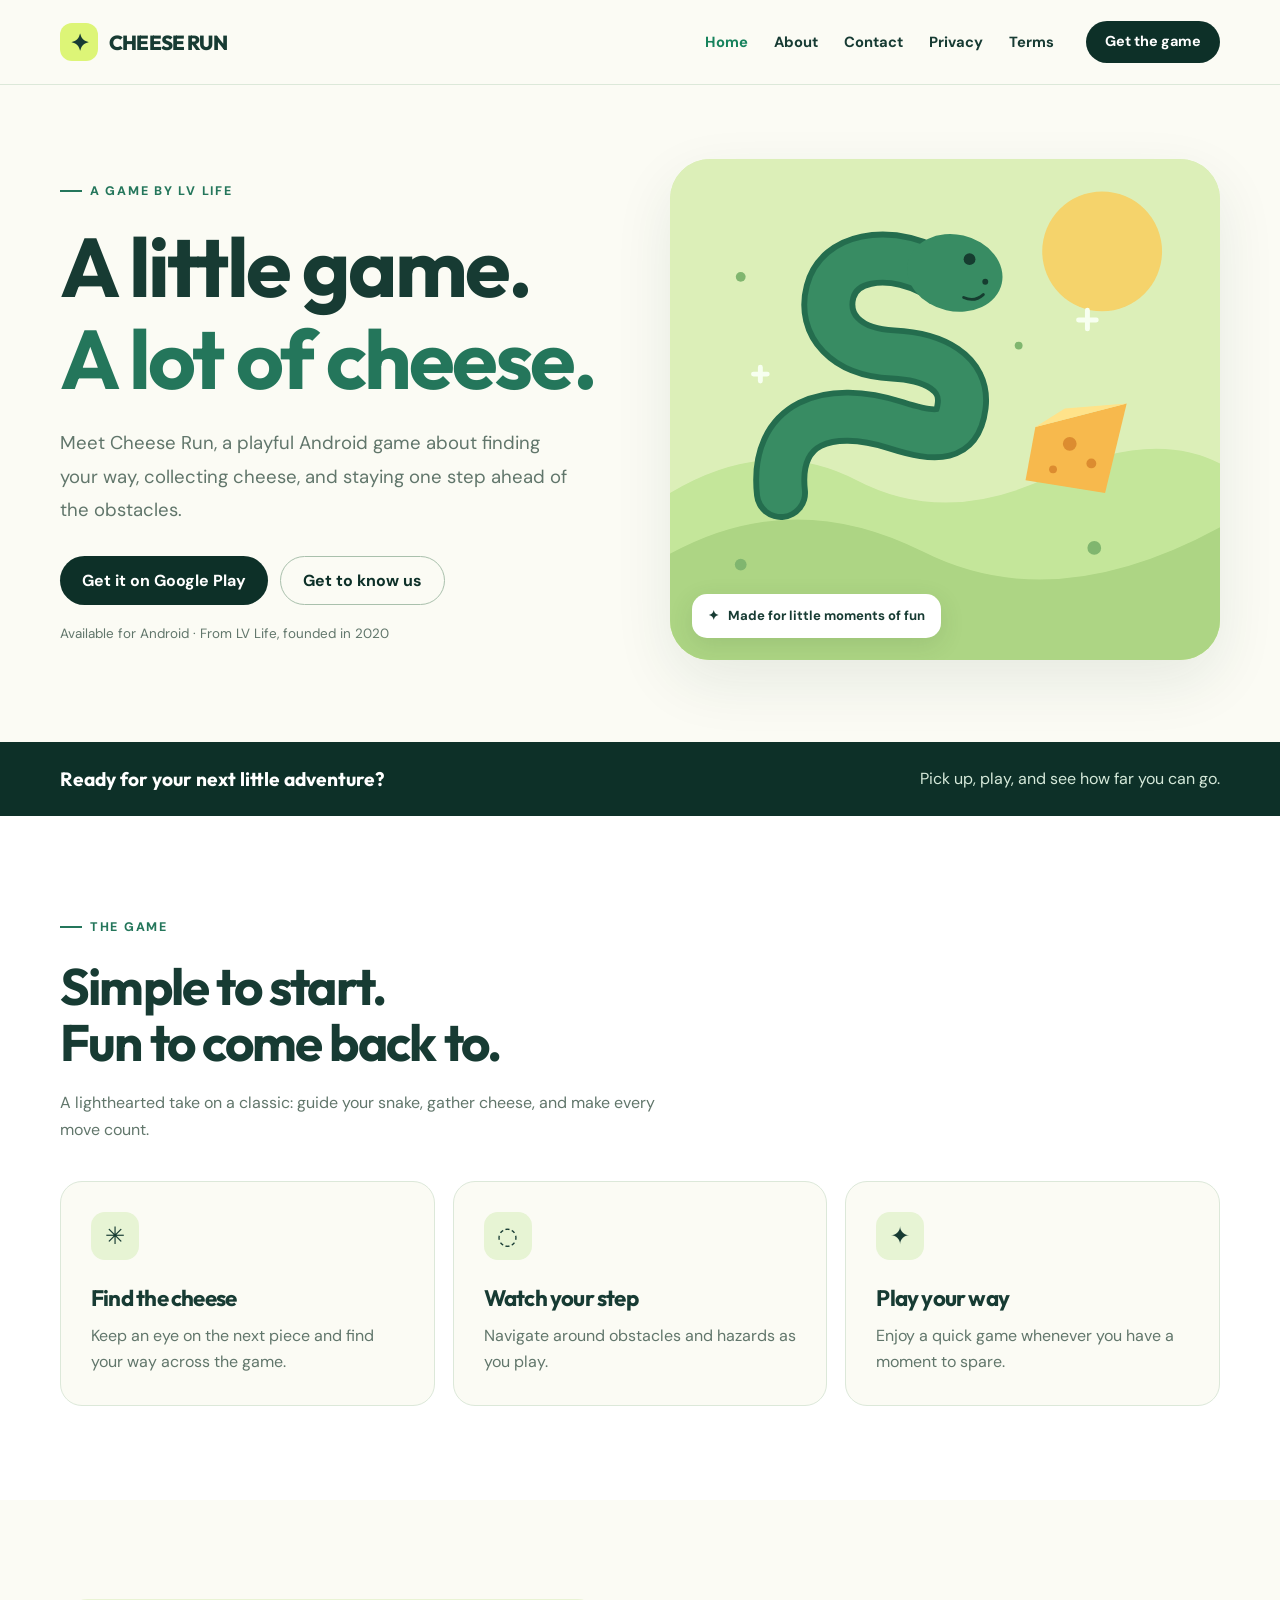
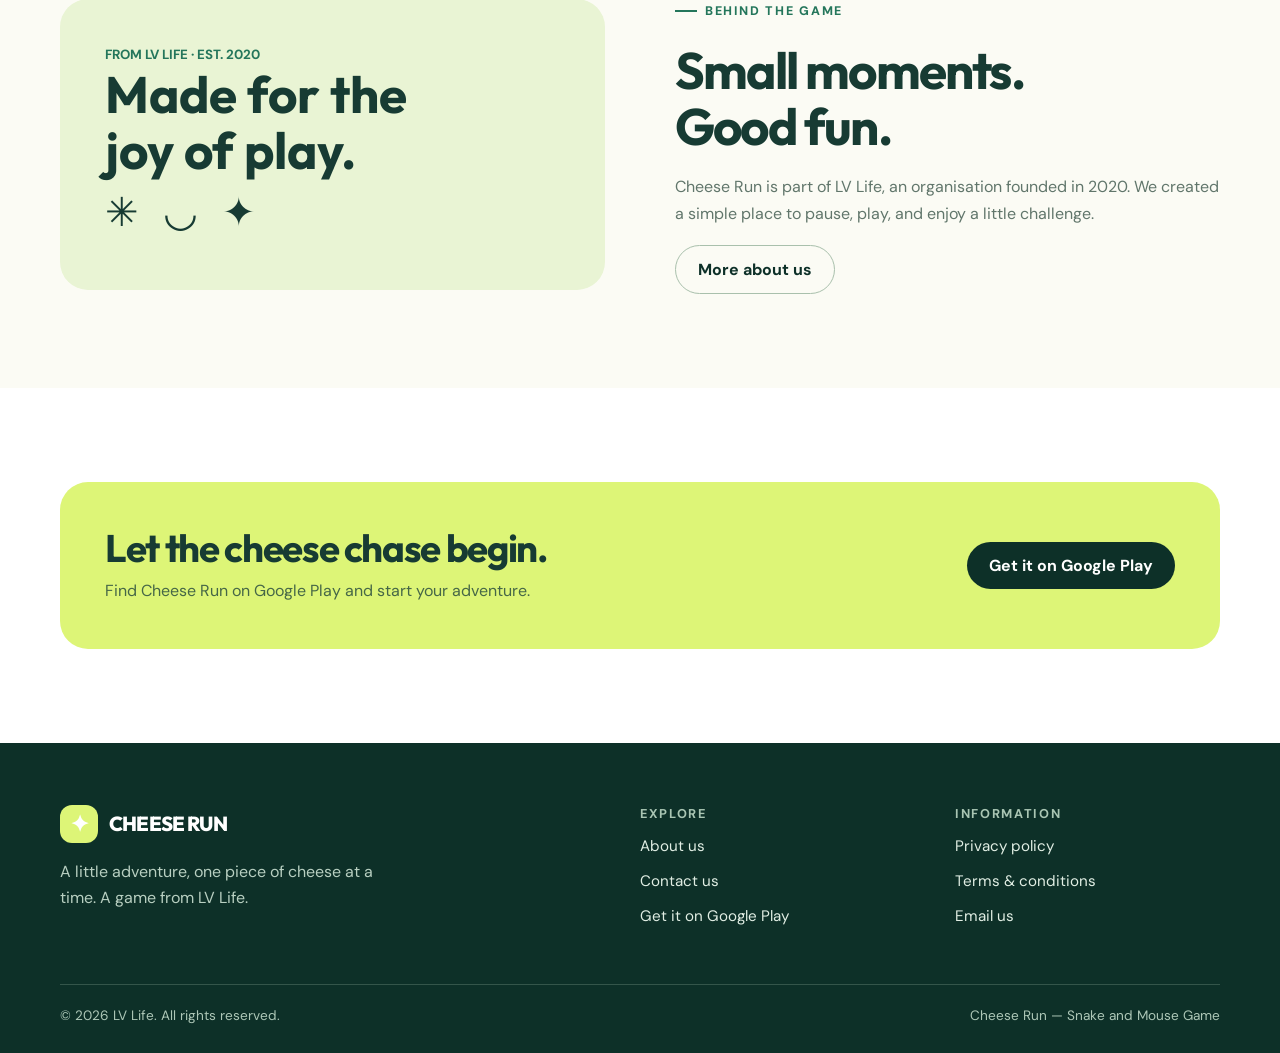
<file: index.html>
<!doctype html>
<html lang="en"><head><meta charset="utf-8"><meta name="viewport" content="width=device-width, initial-scale=1"><title>A little game. A lot of cheese. | Cheese Run</title><meta name="description" content="Discover Cheese Run, a playful Android game by LV Life."><meta name="theme-color" content="#0d3028"><link rel="stylesheet" href="styles.css"><script>document.documentElement.classList.add('js')</script><script src="site.js" defer></script></head>
<body><a class="skip" href="#main">Skip to content</a><header class="site-header"><div class="wrap header-inner"><a class="brand" href="index.html"><span class="brand-mark" aria-hidden="true">✦</span> CHEESE RUN</a><button class="menu-toggle" type="button" aria-controls="main-nav" aria-expanded="false">Menu</button><nav class="nav" id="main-nav" aria-label="Main navigation"><a href="index.html" aria-current="page">Home</a><a href="about.html">About</a><a href="contact.html">Contact</a><a href="privacy.html">Privacy</a><a href="terms.html">Terms</a></nav><a class="button small" href="https://play.google.com/store/apps/details?id=com.cheeserun.snakeandmouse">Get the game</a></div></header><main id="main"><section class="hero"><div class="wrap hero-grid"><div><span class="eyebrow">A game by LV Life</span><h1>A little game.<br><em>A lot of cheese.</em></h1><p class="lead">Meet Cheese Run, a playful Android game about finding your way, collecting cheese, and staying one step ahead of the obstacles.</p><div class="actions"><a class="button" href="https://play.google.com/store/apps/details?id=com.cheeserun.snakeandmouse">Get it on Google Play</a><a class="button outline" href="about.html">Get to know us</a></div><p class="micro">Available for Android · From LV Life, founded in 2020</p></div><div class="art" role="img" aria-label="Illustration of a winding green snake collecting a piece of cheese"><svg viewBox="0 0 560 510" xmlns="http://www.w3.org/2000/svg"><rect width="560" height="510" fill="#dcefb8"/><circle cx="440" cy="94" r="61" fill="#f5d36b"/><path d="M0 340 Q100 280 190 327 T385 324 T560 310 V510 H0Z" fill="#c4e69a"/><path d="M0 402 Q125 333 258 400 T560 375 V510 H0Z" fill="#add584"/><path d="M113 340c-8-72 48-91 117-69 44 14 63 12 67-20 4-33-28-50-70-52-48-2-73-30-64-64 9-35 56-43 101-22" fill="none" stroke="#246d4e" stroke-width="55" stroke-linecap="round"/><path d="M113 340c-8-72 48-91 117-69 44 14 63 12 67-20 4-33-28-50-70-52-48-2-73-30-64-64 9-35 56-43 101-22" fill="none" stroke="#388c63" stroke-width="43" stroke-linecap="round"/><ellipse cx="290" cy="116" rx="49" ry="39" fill="#388c63" transform="rotate(13 290 116)"/><circle cx="305" cy="102" r="6" fill="#163d30"/><circle cx="321" cy="125" r="3" fill="#163d30"/><path d="M319 138q-9 8-20 3" fill="none" stroke="#163d30" stroke-width="3" stroke-linecap="round"/><path d="M372 273l93-24-22 91-81-13z" fill="#f7b94d"/><path d="M372 273l30-19 63-5-93 24z" fill="#ffe38a"/><circle cx="407" cy="290" r="7" fill="#dc8c30"/><circle cx="429" cy="310" r="5" fill="#dc8c30"/><circle cx="390" cy="316" r="4" fill="#dc8c30"/><g fill="#80b66f"><circle cx="72" cy="120" r="5"/><circle cx="432" cy="396" r="7"/><circle cx="355" cy="190" r="4"/><circle cx="72" cy="413" r="6"/></g><g stroke="#f7fff0" stroke-width="5" stroke-linecap="round"><path d="M425 154v19m-9-9h18"/><path d="M92 212v14m-7-7h14"/></g></svg><div class="art-label">✦ &nbsp; Made for little moments of fun</div></div></div></section>
<div class="band"><div class="wrap band-inner"><strong>Ready for your next little adventure?</strong><p>Pick up, play, and see how far you can go.</p></div></div>
<section class="section white"><div class="wrap"><div class="section-head"><span class="eyebrow">The game</span><h2>Simple to start.<br>Fun to come back to.</h2><p>A lighthearted take on a classic: guide your snake, gather cheese, and make every move count.</p></div><div class="cards"><article class="card"><div class="icon" aria-hidden="true">✳</div><h3>Find the cheese</h3><p>Keep an eye on the next piece and find your way across the game.</p></article><article class="card"><div class="icon" aria-hidden="true">◌</div><h3>Watch your step</h3><p>Navigate around obstacles and hazards as you play.</p></article><article class="card"><div class="icon" aria-hidden="true">✦</div><h3>Play your way</h3><p>Enjoy a quick game whenever you have a moment to spare.</p></article></div></div></section>
<section class="section"><div class="wrap split"><div class="note-art"><small>FROM LV LIFE · EST. 2020</small><strong>Made for the joy of play.</strong><span aria-hidden="true" style="font-size:2.5rem">✳ &nbsp; ◡ &nbsp; ✦</span></div><div class="split-copy"><span class="eyebrow">Behind the game</span><h2>Small moments.<br>Good fun.</h2><p>Cheese Run is part of LV Life, an organisation founded in 2020. We created a simple place to pause, play, and enjoy a little challenge.</p><a class="button outline" href="about.html">More about us</a></div></div></section>
<section class="section white"><div class="wrap"><div class="cta"><div><h2>Let the cheese chase begin.</h2><p>Find Cheese Run on Google Play and start your adventure.</p></div><a class="button" href="https://play.google.com/store/apps/details?id=com.cheeserun.snakeandmouse">Get it on Google Play</a></div></div></section>
</main><footer class="footer"><div class="wrap"><div class="footer-grid"><div><a class="brand" href="index.html"><span class="brand-mark" aria-hidden="true">✦</span> CHEESE RUN</a><p>A little adventure, one piece of cheese at a time. A game from LV Life.</p></div><div class="footer-links"><h3>Explore</h3><a href="about.html">About us</a><a href="contact.html">Contact us</a><a href="https://play.google.com/store/apps/details?id=com.cheeserun.snakeandmouse">Get it on Google Play</a></div><div class="footer-links"><h3>Information</h3><a href="privacy.html" id="privacy-policy">Privacy policy</a><a href="terms.html">Terms &amp; conditions</a><a href="mailto:devslazyvisionlife@gmail.com">Email us</a></div></div><div class="footer-bottom"><span>© 2026 LV Life. All rights reserved.</span><span>Cheese Run — Snake and Mouse Game</span></div></div></footer></body></html>
</file>
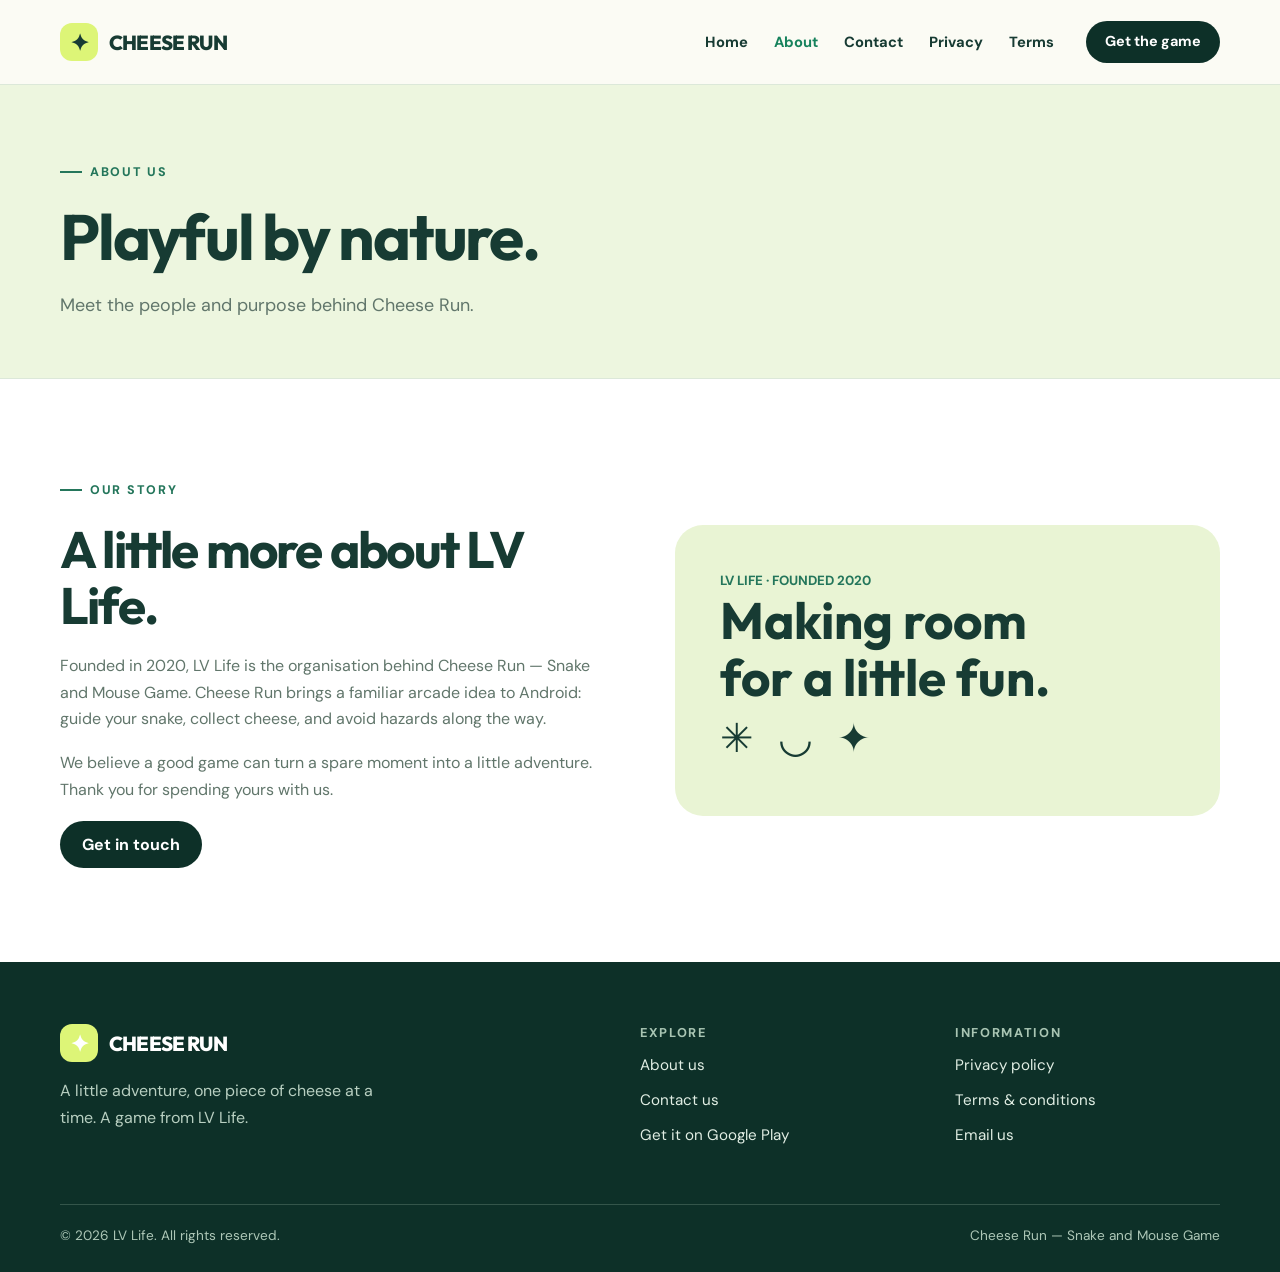
<file: about.html>
<!doctype html>
<html lang="en"><head><meta charset="utf-8"><meta name="viewport" content="width=device-width, initial-scale=1"><title>About us | Cheese Run</title><meta name="description" content="Learn about LV Life and Cheese Run."><meta name="theme-color" content="#0d3028"><link rel="stylesheet" href="styles.css"><script>document.documentElement.classList.add('js')</script><script src="site.js" defer></script></head>
<body><a class="skip" href="#main">Skip to content</a><header class="site-header"><div class="wrap header-inner"><a class="brand" href="index.html"><span class="brand-mark" aria-hidden="true">✦</span> CHEESE RUN</a><button class="menu-toggle" type="button" aria-controls="main-nav" aria-expanded="false">Menu</button><nav class="nav" id="main-nav" aria-label="Main navigation"><a href="index.html">Home</a><a href="about.html" aria-current="page">About</a><a href="contact.html">Contact</a><a href="privacy.html">Privacy</a><a href="terms.html">Terms</a></nav><a class="button small" href="https://play.google.com/store/apps/details?id=com.cheeserun.snakeandmouse">Get the game</a></div></header><main id="main"><section class="page-hero"><div class="wrap"><span class="eyebrow">About us</span><h1>Playful by nature.</h1><p>Meet the people and purpose behind Cheese Run.</p></div></section><section class="section white"><div class="wrap split"><div class="split-copy"><span class="eyebrow">Our story</span><h2>A little more about LV Life.</h2><p>Founded in 2020, LV Life is the organisation behind Cheese Run — Snake and Mouse Game. Cheese Run brings a familiar arcade idea to Android: guide your snake, collect cheese, and avoid hazards along the way.</p><p>We believe a good game can turn a spare moment into a little adventure. Thank you for spending yours with us.</p><a class="button" href="contact.html">Get in touch</a></div><div class="note-art"><small>LV LIFE · FOUNDED 2020</small><strong>Making room for a little fun.</strong><span aria-hidden="true" style="font-size:2.5rem">✳ &nbsp; ◡ &nbsp; ✦</span></div></div></section></main><footer class="footer"><div class="wrap"><div class="footer-grid"><div><a class="brand" href="index.html"><span class="brand-mark" aria-hidden="true">✦</span> CHEESE RUN</a><p>A little adventure, one piece of cheese at a time. A game from LV Life.</p></div><div class="footer-links"><h3>Explore</h3><a href="about.html">About us</a><a href="contact.html">Contact us</a><a href="https://play.google.com/store/apps/details?id=com.cheeserun.snakeandmouse">Get it on Google Play</a></div><div class="footer-links"><h3>Information</h3><a href="privacy.html">Privacy policy</a><a href="terms.html">Terms &amp; conditions</a><a href="mailto:devslazyvisionlife@gmail.com">Email us</a></div></div><div class="footer-bottom"><span>© 2026 LV Life. All rights reserved.</span><span>Cheese Run — Snake and Mouse Game</span></div></div></footer></body></html>
</file>
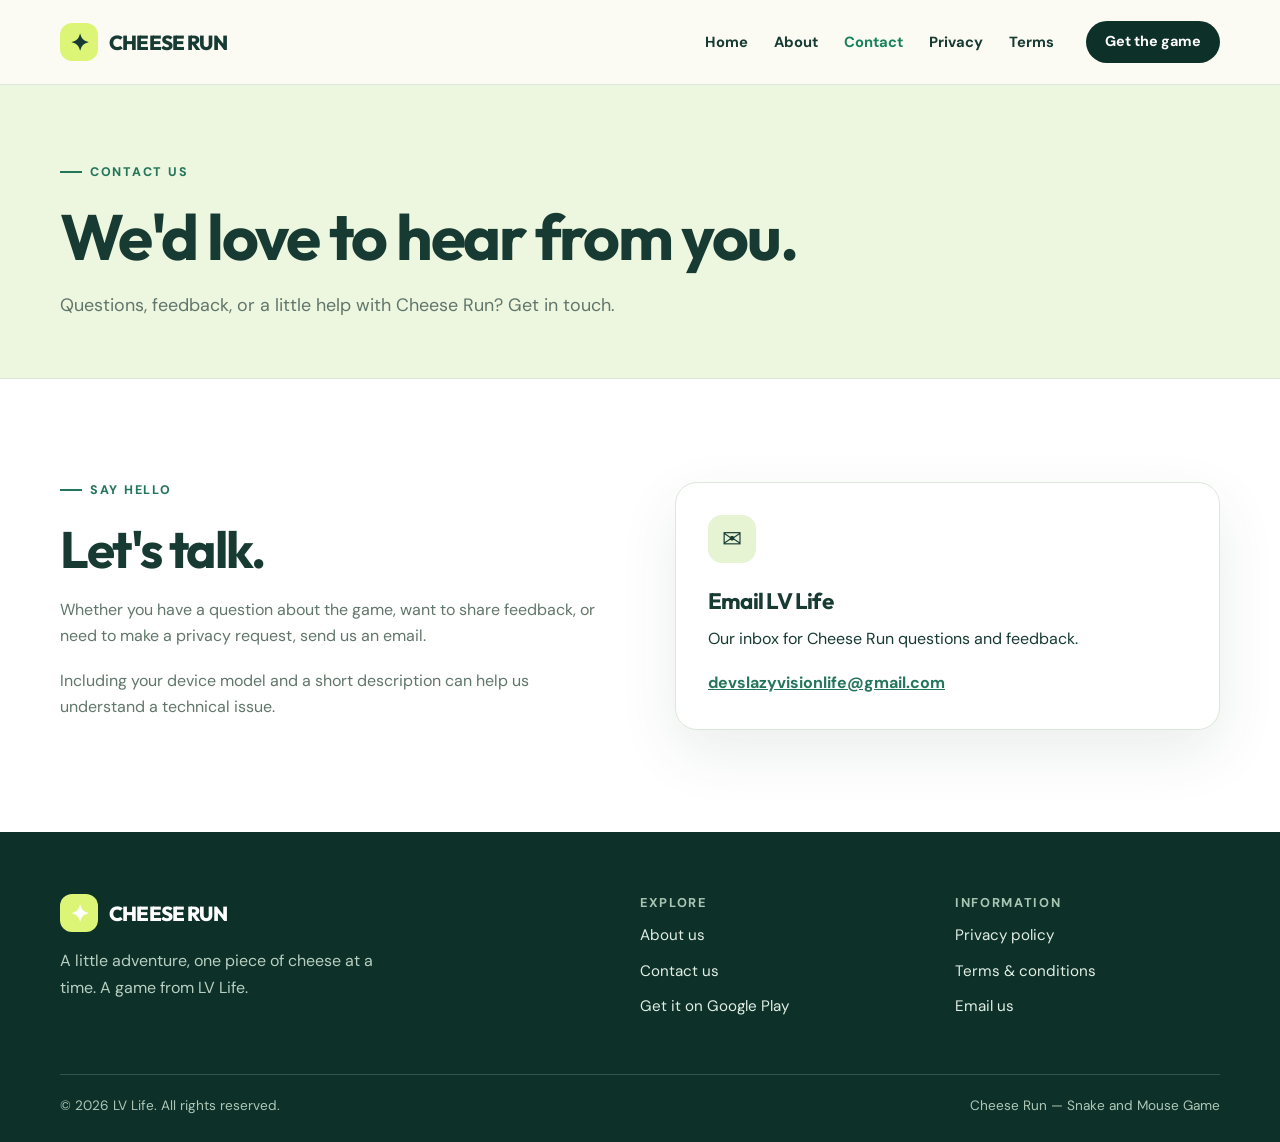
<file: contact.html>
<!doctype html>
<html lang="en"><head><meta charset="utf-8"><meta name="viewport" content="width=device-width, initial-scale=1"><title>Contact us | Cheese Run</title><meta name="description" content="Contact the Cheese Run team at LV Life."><meta name="theme-color" content="#0d3028"><link rel="stylesheet" href="styles.css"><script>document.documentElement.classList.add('js')</script><script src="site.js" defer></script></head>
<body><a class="skip" href="#main">Skip to content</a><header class="site-header"><div class="wrap header-inner"><a class="brand" href="index.html"><span class="brand-mark" aria-hidden="true">✦</span> CHEESE RUN</a><button class="menu-toggle" type="button" aria-controls="main-nav" aria-expanded="false">Menu</button><nav class="nav" id="main-nav" aria-label="Main navigation"><a href="index.html">Home</a><a href="about.html">About</a><a href="contact.html" aria-current="page">Contact</a><a href="privacy.html">Privacy</a><a href="terms.html">Terms</a></nav><a class="button small" href="https://play.google.com/store/apps/details?id=com.cheeserun.snakeandmouse">Get the game</a></div></header><main id="main"><section class="page-hero"><div class="wrap"><span class="eyebrow">Contact us</span><h1>We'd love to hear from you.</h1><p>Questions, feedback, or a little help with Cheese Run? Get in touch.</p></div></section><section class="section white"><div class="wrap split"><div class="split-copy"><span class="eyebrow">Say hello</span><h2>Let's talk.</h2><p>Whether you have a question about the game, want to share feedback, or need to make a privacy request, send us an email.</p><p>Including your device model and a short description can help us understand a technical issue.</p></div><div class="contact-card"><div class="icon" aria-hidden="true">✉</div><h3>Email LV Life</h3><p>Our inbox for Cheese Run questions and feedback.</p><a href="mailto:devslazyvisionlife@gmail.com">devslazyvisionlife@gmail.com</a></div></div></section></main><footer class="footer"><div class="wrap"><div class="footer-grid"><div><a class="brand" href="index.html"><span class="brand-mark" aria-hidden="true">✦</span> CHEESE RUN</a><p>A little adventure, one piece of cheese at a time. A game from LV Life.</p></div><div class="footer-links"><h3>Explore</h3><a href="about.html">About us</a><a href="contact.html">Contact us</a><a href="https://play.google.com/store/apps/details?id=com.cheeserun.snakeandmouse">Get it on Google Play</a></div><div class="footer-links"><h3>Information</h3><a href="privacy.html">Privacy policy</a><a href="terms.html">Terms &amp; conditions</a><a href="mailto:devslazyvisionlife@gmail.com">Email us</a></div></div><div class="footer-bottom"><span>© 2026 LV Life. All rights reserved.</span><span>Cheese Run — Snake and Mouse Game</span></div></div></footer></body></html>
</file>
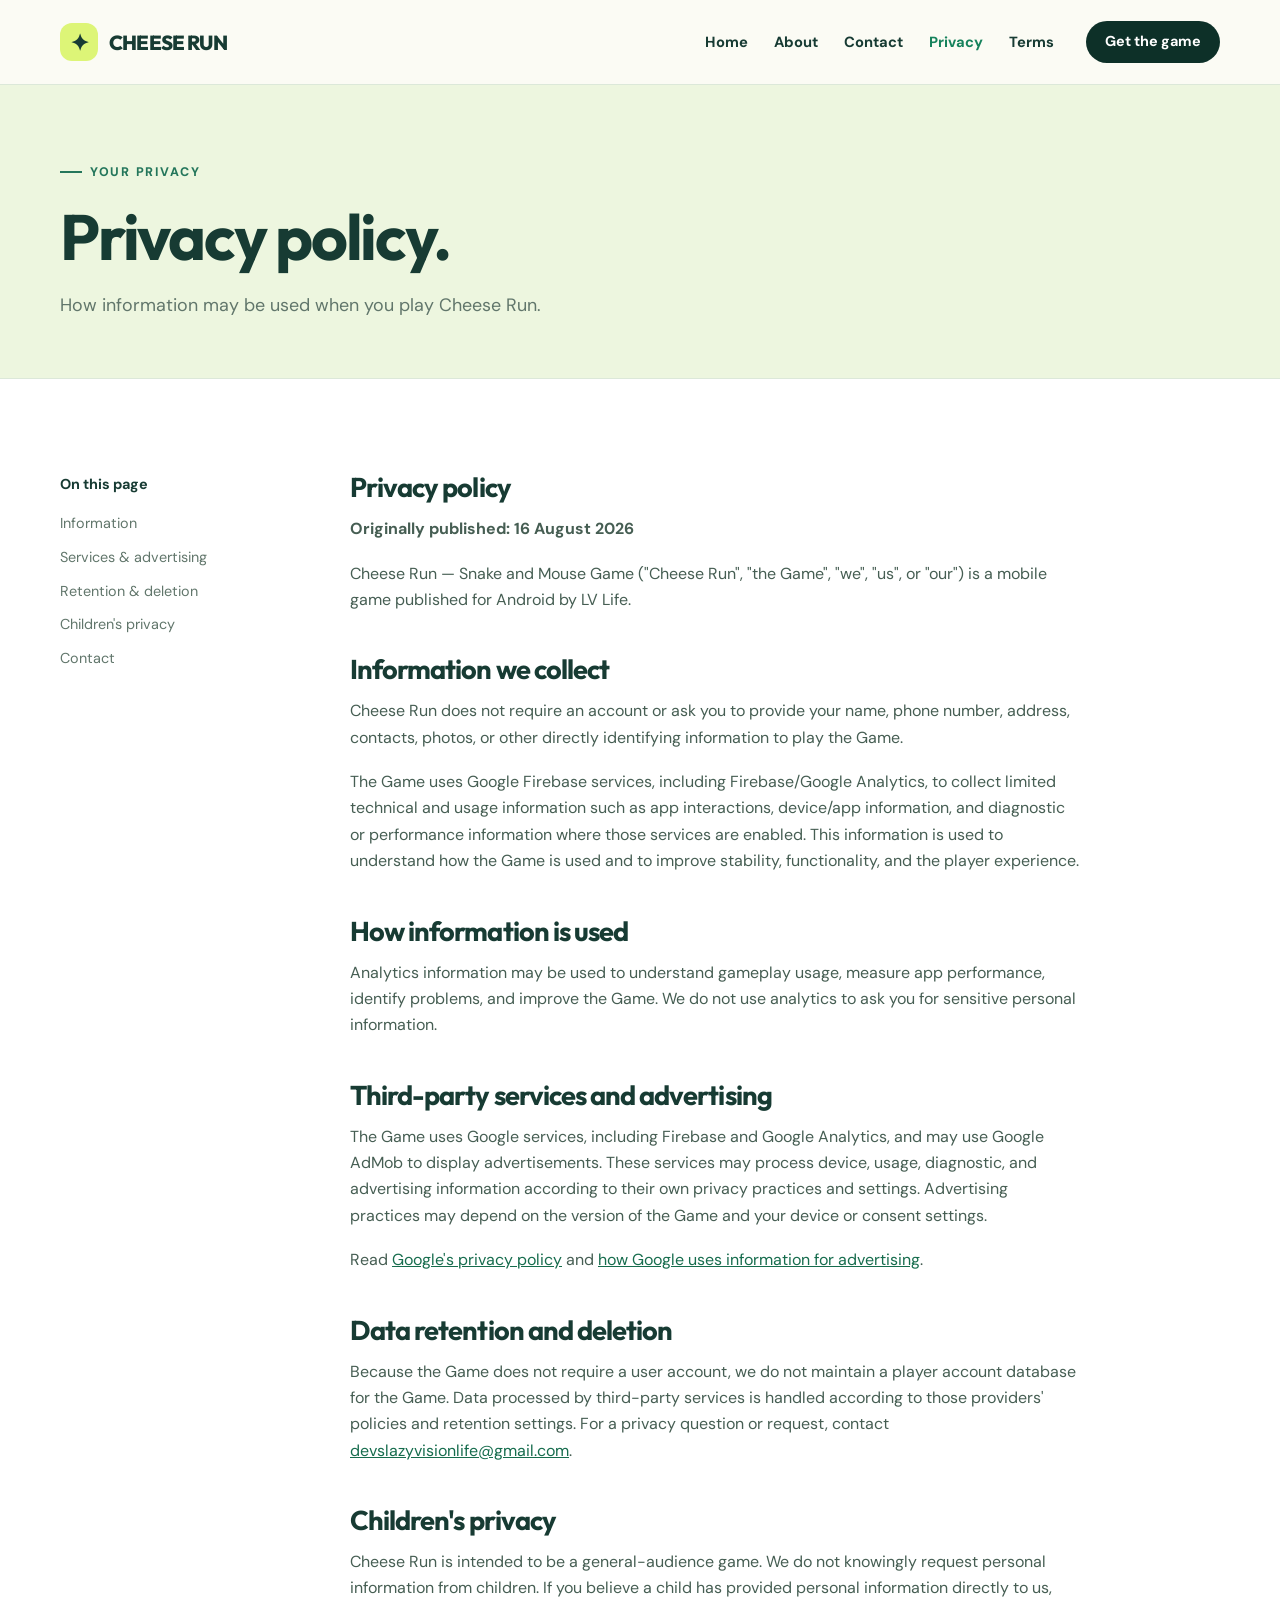
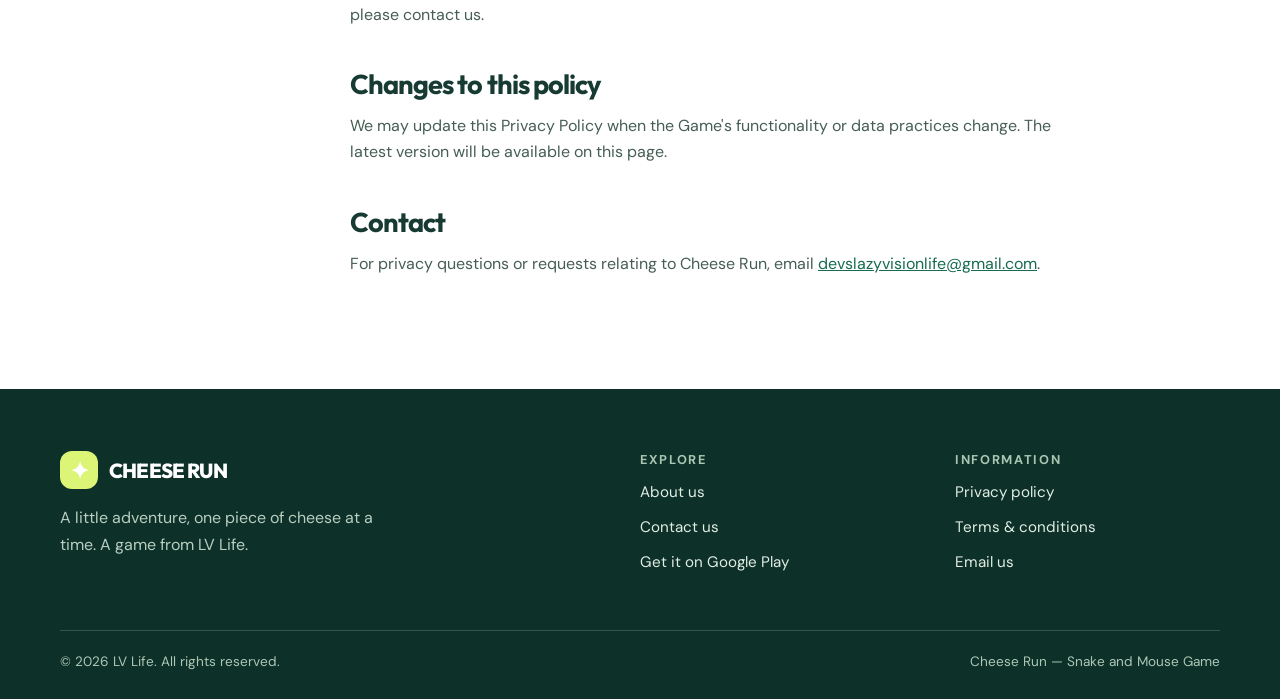
<file: privacy.html>
<!doctype html>
<html lang="en"><head><meta charset="utf-8"><meta name="viewport" content="width=device-width, initial-scale=1"><title>Privacy policy | Cheese Run</title><meta name="description" content="Read the Cheese Run privacy policy."><meta name="theme-color" content="#0d3028"><link rel="stylesheet" href="styles.css"><script>document.documentElement.classList.add('js')</script><script src="site.js" defer></script></head>
<body><a class="skip" href="#main">Skip to content</a><header class="site-header"><div class="wrap header-inner"><a class="brand" href="index.html"><span class="brand-mark" aria-hidden="true">✦</span> CHEESE RUN</a><button class="menu-toggle" type="button" aria-controls="main-nav" aria-expanded="false">Menu</button><nav class="nav" id="main-nav" aria-label="Main navigation"><a href="index.html">Home</a><a href="about.html">About</a><a href="contact.html">Contact</a><a href="privacy.html" aria-current="page">Privacy</a><a href="terms.html">Terms</a></nav><a class="button small" href="https://play.google.com/store/apps/details?id=com.cheeserun.snakeandmouse">Get the game</a></div></header><main id="main"><section class="page-hero"><div class="wrap"><span class="eyebrow">Your privacy</span><h1>Privacy policy.</h1><p>How information may be used when you play Cheese Run.</p></div></section><section class="section white"><div class="wrap prose-layout"><aside class="aside"><strong>On this page</strong><a href="#information">Information</a><a href="#services">Services &amp; advertising</a><a href="#retention">Retention &amp; deletion</a><a href="#children">Children's privacy</a><a href="#privacy-contact">Contact</a></aside><article class="prose"><h2 id="privacy-intro">Privacy policy</h2><p><strong>Originally published: 16 August 2026</strong></p><p>Cheese Run — Snake and Mouse Game ("Cheese Run", "the Game", "we", "us", or "our") is a mobile game published for Android by LV Life.</p>
<h2 id="information">Information we collect</h2><p>Cheese Run does not require an account or ask you to provide your name, phone number, address, contacts, photos, or other directly identifying information to play the Game.</p><p>The Game uses Google Firebase services, including Firebase/Google Analytics, to collect limited technical and usage information such as app interactions, device/app information, and diagnostic or performance information where those services are enabled. This information is used to understand how the Game is used and to improve stability, functionality, and the player experience.</p>
<h2 id="use">How information is used</h2><p>Analytics information may be used to understand gameplay usage, measure app performance, identify problems, and improve the Game. We do not use analytics to ask you for sensitive personal information.</p>
<h2 id="services">Third-party services and advertising</h2><p>The Game uses Google services, including Firebase and Google Analytics, and may use Google AdMob to display advertisements. These services may process device, usage, diagnostic, and advertising information according to their own privacy practices and settings. Advertising practices may depend on the version of the Game and your device or consent settings.</p><p>Read <a href="https://policies.google.com/privacy">Google's privacy policy</a> and <a href="https://policies.google.com/technologies/ads">how Google uses information for advertising</a>.</p>
<h2 id="retention">Data retention and deletion</h2><p>Because the Game does not require a user account, we do not maintain a player account database for the Game. Data processed by third-party services is handled according to those providers' policies and retention settings. For a privacy question or request, contact <a href="mailto:devslazyvisionlife@gmail.com">devslazyvisionlife@gmail.com</a>.</p>
<h2 id="children">Children's privacy</h2><p>Cheese Run is intended to be a general-audience game. We do not knowingly request personal information from children. If you believe a child has provided personal information directly to us, please contact us.</p>
<h2 id="changes">Changes to this policy</h2><p>We may update this Privacy Policy when the Game's functionality or data practices change. The latest version will be available on this page.</p>
<h2 id="privacy-contact">Contact</h2><p>For privacy questions or requests relating to Cheese Run, email <a href="mailto:devslazyvisionlife@gmail.com">devslazyvisionlife@gmail.com</a>.</p></article></div></section></main><footer class="footer"><div class="wrap"><div class="footer-grid"><div><a class="brand" href="index.html"><span class="brand-mark" aria-hidden="true">✦</span> CHEESE RUN</a><p>A little adventure, one piece of cheese at a time. A game from LV Life.</p></div><div class="footer-links"><h3>Explore</h3><a href="about.html">About us</a><a href="contact.html">Contact us</a><a href="https://play.google.com/store/apps/details?id=com.cheeserun.snakeandmouse">Get it on Google Play</a></div><div class="footer-links"><h3>Information</h3><a href="privacy.html">Privacy policy</a><a href="terms.html">Terms &amp; conditions</a><a href="mailto:devslazyvisionlife@gmail.com">Email us</a></div></div><div class="footer-bottom"><span>© 2026 LV Life. All rights reserved.</span><span>Cheese Run — Snake and Mouse Game</span></div></div></footer></body></html>
</file>
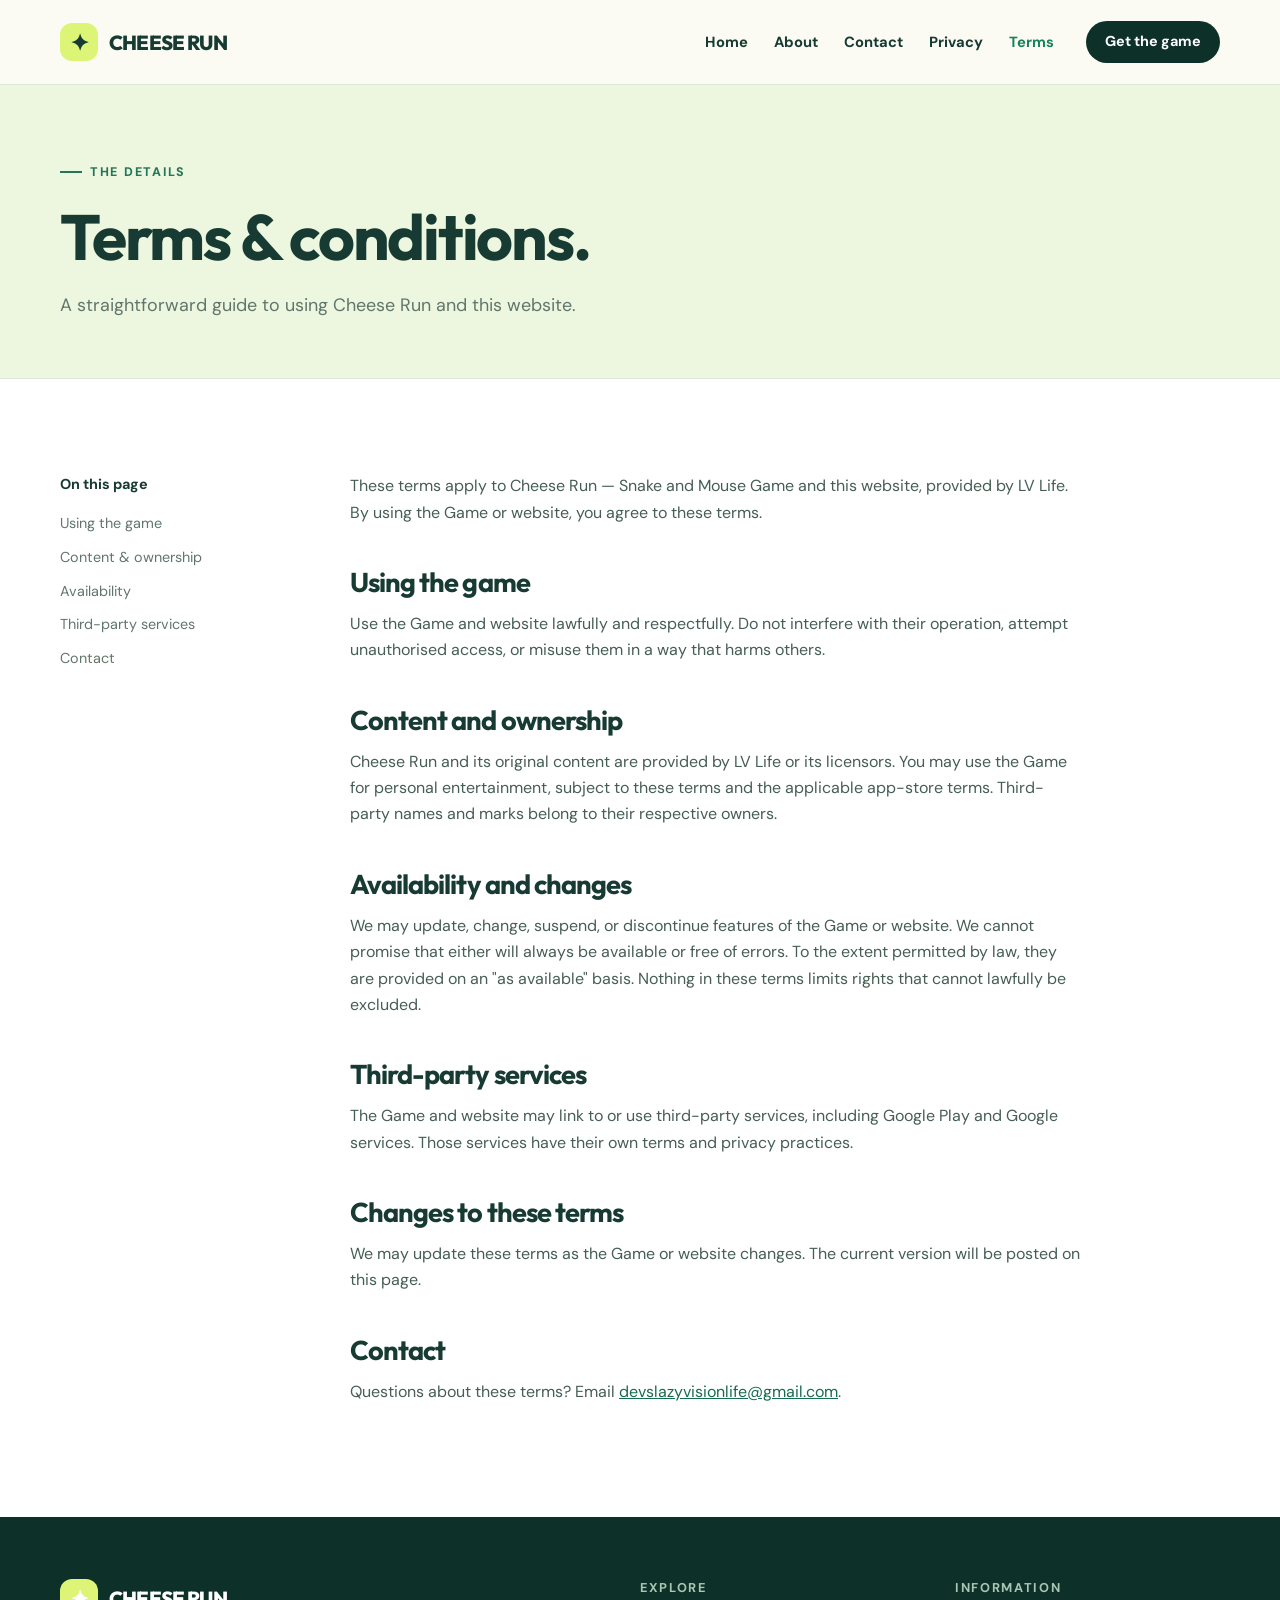
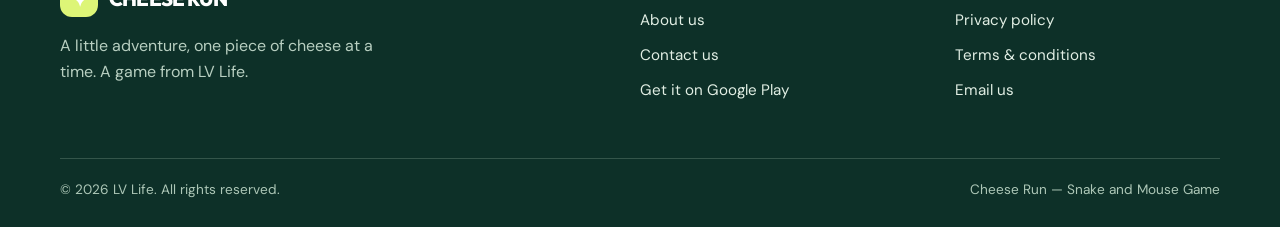
<file: terms.html>
<!doctype html>
<html lang="en"><head><meta charset="utf-8"><meta name="viewport" content="width=device-width, initial-scale=1"><title>Terms &amp; conditions | Cheese Run</title><meta name="description" content="Read the Cheese Run terms and conditions."><meta name="theme-color" content="#0d3028"><link rel="stylesheet" href="styles.css"><script>document.documentElement.classList.add('js')</script><script src="site.js" defer></script></head>
<body><a class="skip" href="#main">Skip to content</a><header class="site-header"><div class="wrap header-inner"><a class="brand" href="index.html"><span class="brand-mark" aria-hidden="true">✦</span> CHEESE RUN</a><button class="menu-toggle" type="button" aria-controls="main-nav" aria-expanded="false">Menu</button><nav class="nav" id="main-nav" aria-label="Main navigation"><a href="index.html">Home</a><a href="about.html">About</a><a href="contact.html">Contact</a><a href="privacy.html">Privacy</a><a href="terms.html" aria-current="page">Terms</a></nav><a class="button small" href="https://play.google.com/store/apps/details?id=com.cheeserun.snakeandmouse">Get the game</a></div></header><main id="main"><section class="page-hero"><div class="wrap"><span class="eyebrow">The details</span><h1>Terms &amp; conditions.</h1><p>A straightforward guide to using Cheese Run and this website.</p></div></section><section class="section white"><div class="wrap prose-layout"><aside class="aside"><strong>On this page</strong><a href="#using">Using the game</a><a href="#content">Content &amp; ownership</a><a href="#availability">Availability</a><a href="#third-party">Third-party services</a><a href="#terms-contact">Contact</a></aside><article class="prose"><p>These terms apply to Cheese Run — Snake and Mouse Game and this website, provided by LV Life. By using the Game or website, you agree to these terms.</p><h2 id="using">Using the game</h2><p>Use the Game and website lawfully and respectfully. Do not interfere with their operation, attempt unauthorised access, or misuse them in a way that harms others.</p><h2 id="content">Content and ownership</h2><p>Cheese Run and its original content are provided by LV Life or its licensors. You may use the Game for personal entertainment, subject to these terms and the applicable app-store terms. Third-party names and marks belong to their respective owners.</p><h2 id="availability">Availability and changes</h2><p>We may update, change, suspend, or discontinue features of the Game or website. We cannot promise that either will always be available or free of errors. To the extent permitted by law, they are provided on an "as available" basis. Nothing in these terms limits rights that cannot lawfully be excluded.</p><h2 id="third-party">Third-party services</h2><p>The Game and website may link to or use third-party services, including Google Play and Google services. Those services have their own terms and privacy practices.</p><h2 id="terms-changes">Changes to these terms</h2><p>We may update these terms as the Game or website changes. The current version will be posted on this page.</p><h2 id="terms-contact">Contact</h2><p>Questions about these terms? Email <a href="mailto:devslazyvisionlife@gmail.com">devslazyvisionlife@gmail.com</a>.</p></article></div></section></main><footer class="footer"><div class="wrap"><div class="footer-grid"><div><a class="brand" href="index.html"><span class="brand-mark" aria-hidden="true">✦</span> CHEESE RUN</a><p>A little adventure, one piece of cheese at a time. A game from LV Life.</p></div><div class="footer-links"><h3>Explore</h3><a href="about.html">About us</a><a href="contact.html">Contact us</a><a href="https://play.google.com/store/apps/details?id=com.cheeserun.snakeandmouse">Get it on Google Play</a></div><div class="footer-links"><h3>Information</h3><a href="privacy.html">Privacy policy</a><a href="terms.html">Terms &amp; conditions</a><a href="mailto:devslazyvisionlife@gmail.com">Email us</a></div></div><div class="footer-bottom"><span>© 2026 LV Life. All rights reserved.</span><span>Cheese Run — Snake and Mouse Game</span></div></div></footer></body></html>
</file>
<file: styles.css>
@import url('https://fonts.googleapis.com/css2?family=DM+Sans:wght@400;500;600;700&family=Outfit:wght@500;600;700;800&display=swap');
:root{--ink:#173b33;--deep:#0d3028;--green:#24765b;--lime:#ddf577;--cream:#fbfbf4;--muted:#61766b;--line:#dce8d9;--orange:#f5ad45;--white:#fff;--shadow:0 22px 60px rgba(22,61,45,.09)}
*{box-sizing:border-box}html{scroll-behavior:smooth}body{margin:0;color:var(--ink);background:var(--cream);font:16px/1.65 'DM Sans',sans-serif}a{color:inherit}img,svg{max-width:100%;display:block}h1,h2,h3{font-family:Outfit,sans-serif;line-height:1.1;letter-spacing:-.035em}h1{font-size:clamp(3rem,6.5vw,5.8rem);margin:0}h2{font-size:clamp(2.2rem,4vw,3.5rem);margin:0 0 20px}h3{font-size:1.4rem;margin:0 0 12px}p{margin:0 0 18px}.wrap{width:min(1160px,calc(100% - 48px));margin:auto}.skip{position:absolute;left:-9999px}.skip:focus{left:20px;top:10px;z-index:10;background:#fff;padding:10px}.site-header{background:var(--cream);border-bottom:1px solid var(--line)}.header-inner{min-height:84px;display:flex;align-items:center;gap:32px}.brand{display:flex;align-items:center;gap:11px;text-decoration:none;font:800 1.27rem Outfit,sans-serif;white-space:nowrap;letter-spacing:-.04em}.brand-mark{display:grid;place-items:center;width:38px;height:38px;background:var(--lime);border-radius:12px;font-size:23px}.nav{display:flex;align-items:center;gap:26px;margin-left:auto}.nav a{text-decoration:none;font-size:.92rem;font-weight:700}.nav a:hover,.nav a[aria-current=page]{color:#16825c}.button{display:inline-flex;justify-content:center;align-items:center;gap:9px;border:0;border-radius:999px;background:var(--deep);color:white;text-decoration:none;padding:14px 22px;font-weight:700;line-height:1.2}.button:hover{background:#24674e}.button.light{background:var(--lime);color:var(--deep)}.button.outline{background:transparent;color:var(--deep);border:1px solid #a9c0ac}.button.small{padding:12px 19px;font-size:.9rem}.menu-toggle{display:none}.hero{padding:74px 0 82px;overflow:hidden}.hero-grid{display:grid;grid-template-columns:1fr 1fr;gap:60px;align-items:center}.eyebrow{display:inline-flex;align-items:center;gap:8px;font-size:.78rem;text-transform:uppercase;letter-spacing:.14em;font-weight:800;color:var(--green);margin-bottom:20px}.eyebrow:before{content:'';width:22px;height:2px;background:var(--green)}.hero h1 em{font-style:normal;color:var(--green)}.lead{font-size:1.16rem;line-height:1.8;color:var(--muted);max-width:520px;margin:23px 0 28px}.actions{display:flex;flex-wrap:wrap;gap:12px}.micro{font-size:.84rem;color:var(--muted);margin:18px 0 0}.art{position:relative;border-radius:40px;overflow:hidden;background:#dcefb8;box-shadow:var(--shadow)}.art svg{width:100%}.art-label{position:absolute;bottom:22px;left:22px;background:white;border-radius:15px;padding:11px 16px;box-shadow:0 7px 24px #31502a21;font-size:.82rem;font-weight:700}.band{background:var(--deep);color:white}.band-inner{display:flex;justify-content:space-between;align-items:center;gap:24px;padding:24px 0}.band-inner p{margin:0;color:#d5e9da}.band strong{font:700 1.2rem Outfit,sans-serif}.section{padding:94px 0}.section.white{background:white}.section-head{max-width:620px}.section-head p{color:var(--muted)}.cards{display:grid;grid-template-columns:repeat(3,1fr);gap:18px;margin-top:38px}.card{padding:30px;border:1px solid var(--line);border-radius:22px;background:var(--cream)}.card p{color:var(--muted);margin:0}.icon{width:48px;height:48px;display:grid;place-items:center;background:#e7f4d4;border-radius:14px;margin-bottom:26px;font-size:1.5rem}.split{display:grid;grid-template-columns:1fr 1fr;gap:70px;align-items:center}.split-copy p{color:var(--muted)}.note-art{background:#e9f4d4;border-radius:28px;padding:45px;min-height:280px;display:flex;flex-direction:column;justify-content:space-between}.note-art strong{font:700 clamp(2rem,4vw,3.2rem)/1.1 Outfit,sans-serif;max-width:350px}.note-art small{font-weight:700;color:var(--green)}.cta{background:var(--lime);border-radius:28px;padding:45px;display:flex;align-items:center;justify-content:space-between;gap:30px}.cta h2{font-size:clamp(2rem,3vw,2.8rem);margin:0 0 8px}.cta p{margin:0;color:#466747}.page-hero{padding:70px 0 58px;background:#edf6df;border-bottom:1px solid var(--line)}.page-hero h1{font-size:clamp(3rem,5vw,4.7rem)}.page-hero p{margin:18px 0 0;max-width:660px;color:var(--muted);font-size:1.12rem}.prose-layout{display:grid;grid-template-columns:220px minmax(0,730px);gap:70px;align-items:start}.aside{position:sticky;top:25px;font-size:.9rem;color:var(--muted)}.aside strong{display:block;color:var(--ink);margin-bottom:10px}.aside a{display:block;text-decoration:none;padding:5px 0}.aside a:hover{text-decoration:underline}.prose h2{font-size:1.7rem;margin:42px 0 13px}.prose h2:first-child{margin-top:0}.prose p,.prose li{color:#465e53}.prose a{color:#166c4d}.prose ul{padding-left:22px}.callout{padding:22px 24px;background:#eff7e4;border-left:4px solid #77a454;border-radius:0 14px 14px 0;margin:28px 0}.contact-card{padding:32px;background:white;border:1px solid var(--line);border-radius:22px;box-shadow:var(--shadow)}.contact-card a{overflow-wrap:anywhere;color:var(--green);font-weight:700}.footer{background:var(--deep);color:white;padding:62px 0 25px}.footer-grid{display:grid;grid-template-columns:2fr 1fr 1fr;gap:50px}.footer p{color:#b8cfc1;max-width:350px;margin-top:16px}.footer h3{font:700 .8rem 'DM Sans',sans-serif;letter-spacing:.13em;text-transform:uppercase;color:#a9c5b3}.footer-links a{display:block;color:#e1eee4;text-decoration:none;margin:10px 0;font-size:.95rem}.footer-links a:hover{text-decoration:underline}.footer-bottom{border-top:1px solid #34554a;margin-top:45px;padding-top:20px;color:#adc7b7;font-size:.85rem;display:flex;justify-content:space-between;gap:20px}a:focus-visible,button:focus-visible{outline:3px solid #dd8d23;outline-offset:4px}
@media(max-width:850px){.header-inner{flex-wrap:wrap;padding:18px 0}.menu-toggle{display:block;margin-left:auto;background:none;border:1px solid var(--line);border-radius:8px;padding:8px 12px;color:var(--ink);font:700 1rem 'DM Sans',sans-serif}.nav{display:none;order:3;width:100%;margin:0;align-items:stretch;flex-direction:column;gap:0}.nav.open{display:flex}.nav a{padding:10px 0}.header-inner>.button{display:none}.hero-grid,.split{grid-template-columns:1fr;gap:35px}.hero{padding:55px 0}.art{max-width:600px}.cards{grid-template-columns:1fr}.prose-layout{grid-template-columns:1fr;gap:30px}.aside{position:static;border-bottom:1px solid var(--line);padding-bottom:20px}.aside a{display:inline-block;margin-right:18px}.section{padding:65px 0}.footer-grid{grid-template-columns:1fr 1fr}.footer-grid>div:first-child{grid-column:1/-1}.cta{align-items:flex-start;flex-direction:column}.band-inner{align-items:flex-start;flex-direction:column;gap:5px}}
@media(max-width:500px){.wrap{width:min(100% - 32px,1160px)}.footer-grid{grid-template-columns:1fr}.footer-grid>div:first-child{grid-column:auto}.footer-bottom{flex-direction:column}.cta,.note-art{padding:30px}.page-hero{padding:52px 0}}
@media(max-width:850px){html:not(.js) .menu-toggle{display:none}html:not(.js) .nav{display:flex}}

/* Keep the existing border radii as the fallback for older browsers. */
@supports (corner-shape: squircle) {
  :where(.brand-mark, .button, .menu-toggle, .art, .art-label, .card, .icon, .note-art, .cta, .callout, .contact-card) {
    corner-shape: squircle;
  }
}
</file>
